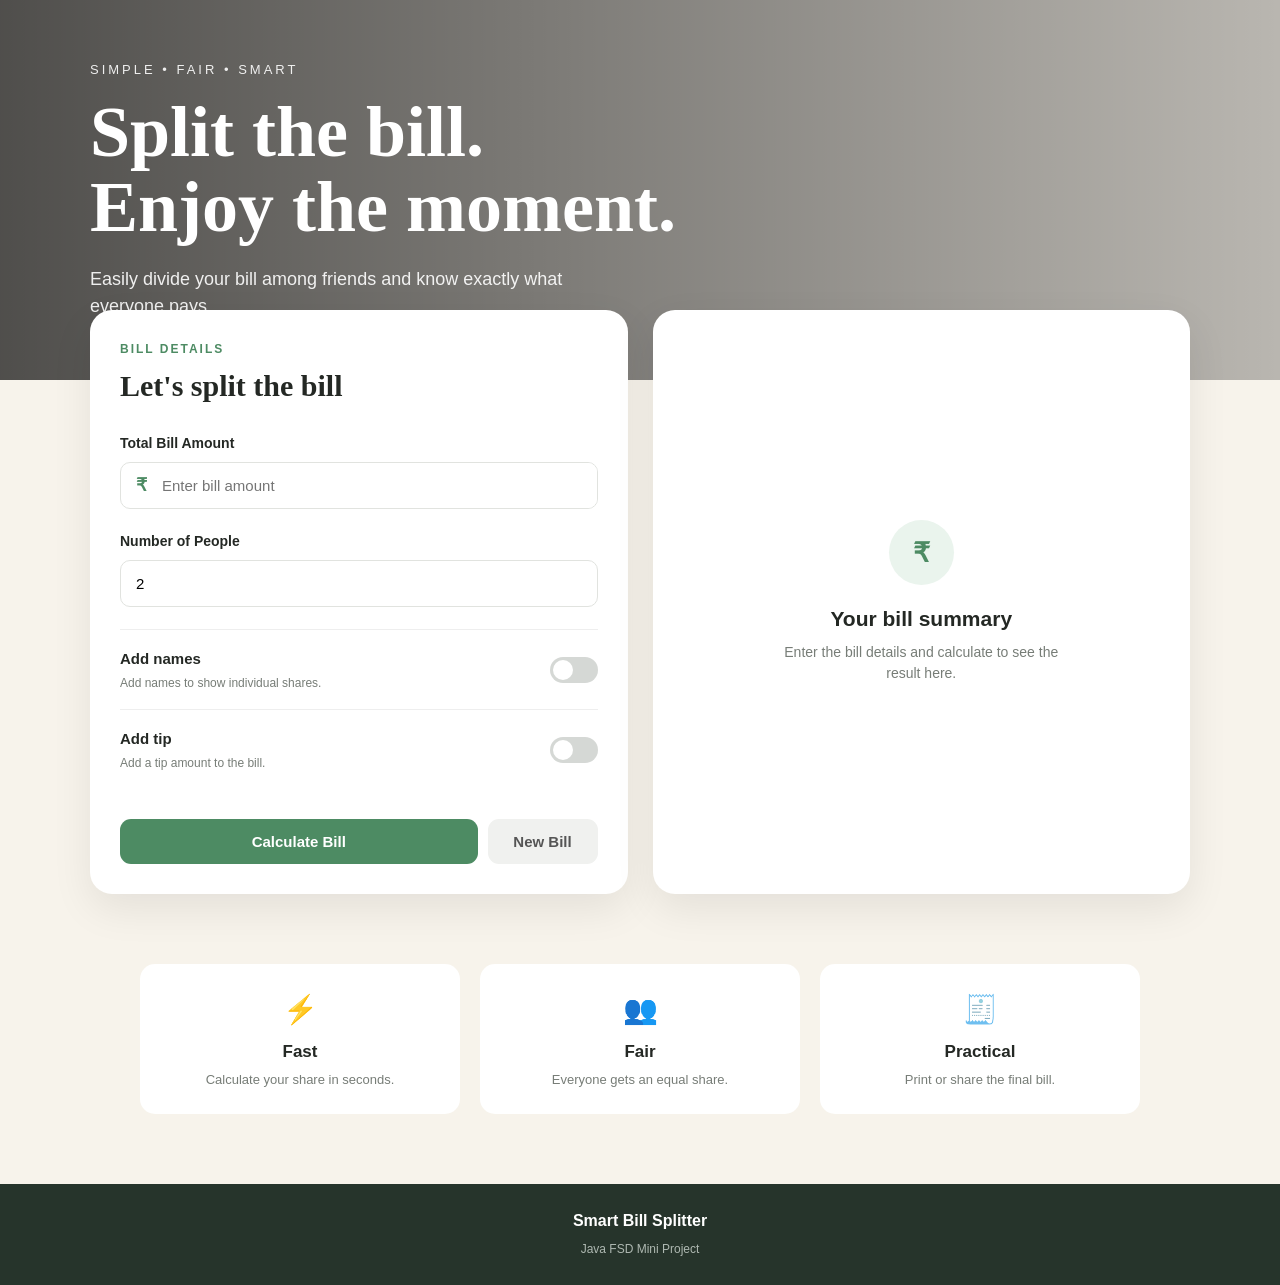
<file: version1_java/Frontend/index.html>
<!DOCTYPE html>
<html lang="en">

<head>

    <meta charset="UTF-8">

    <meta
        name="viewport"
        content="width=device-width, initial-scale=1.0"
    >

    <title>Smart Bill Splitter</title>

    <link
        rel="stylesheet"
        href="style.css"
    >

</head>


<body>

    <!-- ================= HERO ================= -->

    <section class="hero">

        <div class="hero-overlay">

            <div class="hero-content">

                <p class="hero-small">
                    SIMPLE • FAIR • SMART
                </p>

                <h1>
                    Split the bill.<br>
                    Enjoy the moment.
                </h1>

                <p>
                    Easily divide your bill among friends
                    and know exactly what everyone pays.
                </p>

            </div>

        </div>

    </section>


    <!-- ================= MAIN ================= -->

    <main class="container">


        <!-- ================= INPUT CARD ================= -->

        <section class="card input-card">

            <div class="card-heading">

                <div>

                    <p class="section-label">
                        BILL DETAILS
                    </p>

                    <h2>
                        Let's split the bill
                    </h2>

                </div>

            </div>


            <!-- BILL AMOUNT -->

            <div class="input-group">

                <label for="amount">
                    Total Bill Amount
                </label>

                <div class="amount-input-wrapper">

                    <span>₹</span>

                    <input
                        type="number"
                        id="amount"
                        placeholder="Enter bill amount"
                        min="0"
                        step="0.01"
                    >

                </div>

            </div>


            <!-- NUMBER OF PEOPLE -->

            <div class="input-group">

                <label for="people">
                    Number of People
                </label>

                <input
                    type="number"
                    id="people"
                    value="2"
                    min="2"
                    max="20"
                    placeholder="Enter number of people"
                >

            </div>


            <!-- NAMES -->

            <div class="option-row">

                <div>

                    <strong>
                        Add names
                    </strong>

                    <p>
                        Add names to show individual shares.
                    </p>

                </div>

                <label class="switch">

                    <input
                        type="checkbox"
                        id="namesCheck"
                    >

                    <span class="slider"></span>

                </label>

            </div>


            <div
                id="namesContainer"
                class="names-container hidden"
            ></div>


            <!-- TIP -->

            <div class="option-row">

                <div>

                    <strong>
                        Add tip
                    </strong>

                    <p>
                        Add a tip amount to the bill.
                    </p>

                </div>

                <label class="switch">

                    <input
                        type="checkbox"
                        id="tipCheck"
                    >

                    <span class="slider"></span>

                </label>

            </div>


            <div
                id="tipContainer"
                class="optional-input hidden"
            >

                <label for="tip">
                    Tip Amount
                </label>

                <div class="percentage-input">

                    <input
                        type="number"
                        id="tip"
                        min="0"
                        step="0.01"
                        placeholder="e.g. 100"
                    >

                </div>

            </div>


            <!-- ERROR -->

            <div
                id="generalError"
                class="error-message"
            ></div>


            <!-- BUTTONS -->

            <div class="main-buttons">

                <button
                    type="button"
                    id="calculateButton"
                    class="calculate-button"
                >
                    Calculate Bill
                </button>

                <button
                    type="button"
                    id="resetButton"
                    class="reset-button"
                >
                    New Bill
                </button>

            </div>

        </section>



        <!-- ================= RESULT CARD ================= -->

        <section class="card result-card">


            <!-- EMPTY RESULT -->

            <div
                id="emptyResult"
                class="empty-result"
            >

                <div class="empty-icon">
                    ₹
                </div>

                <h3>
                    Your bill summary
                </h3>

                <p>
                    Enter the bill details and calculate
                    to see the result here.
                </p>

            </div>


            <!-- RESULT -->

            <div
                id="billActions"
                class="hidden"
            >

                <div class="result-header">

                    <div>

                        <p class="section-label">
                            YOUR RESULT
                        </p>

                        <h2>
                            Bill Summary
                        </h2>

                    </div>

                </div>


                <!-- BILL DETAILS -->

                <div class="bill-details">

                    <h3 class="bill-details-title">
                        Bill Details
                    </h3>


                    <div class="result-row">

                        <span>
                            Subtotal
                        </span>

                        <strong id="subtotal">
                            ₹0.00
                        </strong>

                    </div>


                    <div
                        id="tipResultRow"
                        class="result-row hidden"
                    >

                        <span>
                            Tip
                        </span>

                        <strong id="tipAmount">
                            ₹0.00
                        </strong>

                    </div>


                    <div class="bill-divider"></div>


                    <div class="result-row bill-total">

                        <span>
                            Total Bill
                        </span>

                        <strong id="totalBill">
                            ₹0.00
                        </strong>

                    </div>

                </div>


                <!-- PER PERSON -->

                <div class="person-result">

                    <div>

                        <span>
                            Group Split
                        </span>

                        <strong id="peopleText">
                            0 people
                        </strong>

                    </div>


                    <div class="person-amount">

                        <small>
                            Each Person Pays
                        </small>

                        <strong id="perPerson">
                            ₹0.00
                        </strong>

                    </div>

                </div>


                <!-- INDIVIDUAL SHARES -->

                <div
                    id="individualResults"
                    class="individual-results hidden"
                >

                    <h3>
                        Individual Shares
                    </h3>

                    <div
                        id="individualList"
                    ></div>

                </div>


                <!-- ACTION BUTTONS -->

                <div class="bill-actions-buttons">

                    <button
                        type="button"
                        id="printButton"
                        class="print-button"
                    >
                        <span>🖨</span>
                        Print Bill
                    </button>


                    <button
                        type="button"
                        id="shareButton"
                        class="share-button"
                    >
                        <span>📤</span>
                        Share Bill
                    </button>

                </div>


                <div
                    id="shareMessage"
                    class="share-message"
                ></div>


                <p class="result-note">

                    The calculation is performed by the
                    Java backend.

                </p>

            </div>

        </section>

    </main>


    <!-- ================= FEATURES ================= -->

    <section class="features">

        <div class="feature">

            <div class="feature-icon">
                ⚡
            </div>

            <h3>
                Fast
            </h3>

            <p>
                Calculate your share in seconds.
            </p>

        </div>


        <div class="feature">

            <div class="feature-icon">
                👥
            </div>

            <h3>
                Fair
            </h3>

            <p>
                Everyone gets an equal share.
            </p>

        </div>


        <div class="feature">

            <div class="feature-icon">
                🧾
            </div>

            <h3>
                Practical
            </h3>

            <p>
                Print or share the final bill.
            </p>

        </div>

    </section>


    <!-- ================= FOOTER ================= -->

    <footer>

        <p>
            Smart Bill Splitter
        </p>

        <span>
            Java FSD Mini Project
        </span>

    </footer>


    <script src="script.js"></script>

</body>

</html>
</file>
<file: version1_java/Frontend/style.css>
* {
    margin: 0;
    padding: 0;
    box-sizing: border-box;
}


:root {

    --green: #4d8b63;
    --green-dark: #356a48;
    --green-light: #eaf4ed;

    --cream: #f7f3eb;

    --text: #242824;
    --muted: #777d77;

    --border: #e1e3df;

    --white: #ffffff;

    --blue: #3f72a8;
}


body {

    font-family:
        Arial,
        Helvetica,
        sans-serif;

    background:
        var(--cream);

    color:
        var(--text);

    line-height:
        1.5;
}


/* ================= HERO ================= */

.hero {

    height: 380px;

    background-image:
        url("https://images.unsplash.com/photo-1515003197210-e0cd71810b5f?auto=format&fit=crop&w=2000&q=90");

    background-size:
        cover;

    background-position:
        center;

    position:
        relative;
}


.hero-overlay {

    width:
        100%;

    height:
        100%;

    background:
        linear-gradient(
            90deg,
            rgba(0,0,0,0.68),
            rgba(0,0,0,0.25)
        );

    display:
        flex;

    align-items:
        center;
}


.hero-content {

    max-width:
        1100px;

    width:
        90%;

    margin:
        auto;

    color:
        white;
}


.hero-small {

    font-size:
        13px;

    letter-spacing:
        3px;

    margin-bottom:
        15px;

    opacity:
        0.9;
}


.hero h1 {

    font-family:
        Georgia,
        serif;

    font-size:
        clamp(42px, 6vw, 72px);

    line-height:
        1.05;

    margin-bottom:
        20px;
}


.hero-content > p:last-child {

    max-width:
        520px;

    font-size:
        18px;

    color:
        rgba(255,255,255,0.9);
}


/* ================= CONTAINER ================= */

.container {

    width:
        90%;

    max-width:
        1100px;

    margin:
        -70px auto 70px;

    position:
        relative;

    z-index:
        2;

    display:
        grid;

    grid-template-columns:
        1fr 1fr;

    gap:
        25px;
}


/* ================= CARD ================= */

.card {

    background:
        var(--white);

    border-radius:
        22px;

    padding:
        30px;

    box-shadow:
        0 15px 40px rgba(0,0,0,0.08);
}


.card-heading,
.result-header {

    margin-bottom:
        25px;
}


.section-label {

    color:
        var(--green);

    font-size:
        12px;

    font-weight:
        bold;

    letter-spacing:
        2px;

    margin-bottom:
        5px;
}


.card h2 {

    font-family:
        Georgia,
        serif;

    font-size:
        30px;
}


/* ================= INPUT ================= */

.input-group {

    margin-bottom:
        22px;
}


.input-group label,
.optional-input label {

    display:
        block;

    font-size:
        14px;

    font-weight:
        bold;

    margin-bottom:
        8px;
}


input[type="number"],
.name-input {

    width:
        100%;

    padding:
        14px 15px;

    border:
        1px solid var(--border);

    border-radius:
        10px;

    font-size:
        15px;

    outline:
        none;

    background:
        #fff;

    transition:
        0.2s;
}


input[type="number"]:focus,
.name-input:focus {

    border-color:
        var(--green);

    box-shadow:
        0 0 0 3px rgba(77,139,99,0.1);
}


.amount-input-wrapper {

    display:
        flex;

    align-items:
        center;

    border:
        1px solid var(--border);

    border-radius:
        10px;

    overflow:
        hidden;
}


.amount-input-wrapper span {

    padding-left:
        15px;

    font-size:
        18px;

    font-weight:
        bold;

    color:
        var(--green);
}


.amount-input-wrapper input {

    border:
        none;

    border-radius:
        0;

    flex:
        1;
}


.amount-input-wrapper input:focus {

    box-shadow:
        none;
}


/* ================= OPTIONS ================= */

.option-row {

    display:
        flex;

    justify-content:
        space-between;

    align-items:
        center;

    padding:
        17px 0;

    border-top:
        1px solid #eeeeee;
}


.option-row strong {

    font-size:
        15px;
}


.option-row p {

    color:
        var(--muted);

    font-size:
        12px;

    margin-top:
        3px;
}


/* ================= SWITCH ================= */

.switch {

    position:
        relative;

    width:
        48px;

    height:
        26px;

    flex-shrink:
        0;
}


.switch input {

    opacity:
        0;

    width:
        0;

    height:
        0;
}


.slider {

    position:
        absolute;

    inset:
        0;

    background:
        #d5d8d5;

    border-radius:
        30px;

    cursor:
        pointer;

    transition:
        0.2s;
}


.slider::before {

    content:
        "";

    position:
        absolute;

    width:
        20px;

    height:
        20px;

    left:
        3px;

    top:
        3px;

    background:
        white;

    border-radius:
        50%;

    transition:
        0.2s;
}


.switch input:checked + .slider {

    background:
        var(--green);
}


.switch input:checked + .slider::before {

    transform:
        translateX(22px);
}


/* ================= NAMES ================= */

.names-container {

    display:
        grid;

    gap:
        10px;

    padding:
        5px 0 15px;
}


/* ================= OPTIONAL INPUT ================= */

.optional-input {

    margin:
        -5px 0 15px;
}


.percentage-input {

    display:
        flex;

    align-items:
        center;

    border:
        1px solid var(--border);

    border-radius:
        10px;

    overflow:
        hidden;
}


.percentage-input input {

    border:
        none;

    border-radius:
        0;

    flex:
        1;
}


.percentage-input input:focus {

    box-shadow:
        none;
}


.percentage-input span {

    padding:
        0 15px;

    color:
        var(--muted);
}


/* ================= ERROR ================= */

.error-message {

    color:
        #c44a4a;

    font-size:
        13px;

    min-height:
        20px;

    margin-bottom:
        5px;
}


/* ================= BUTTONS ================= */

.main-buttons {

    display:
        grid;

    grid-template-columns:
        1fr 110px;

    gap:
        10px;

    margin-top:
        10px;
}


.main-buttons button {

    border:
        none;

    border-radius:
        11px;

    padding:
        14px;

    font-size:
        15px;

    font-weight:
        bold;

    cursor:
        pointer;

    transition:
        0.2s;
}


.calculate-button {

    background:
        var(--green);

    color:
        white;
}


.calculate-button:hover {

    background:
        var(--green-dark);

    transform:
        translateY(-1px);
}


.reset-button {

    background:
        #f0f1ef;

    color:
        #555;
}


.reset-button:hover {

    background:
        #e4e6e3;
}


/* ================= EMPTY RESULT ================= */

.result-card {

    min-height:
        500px;

    display:
        flex;

    flex-direction:
        column;

    justify-content:
        center;
}


.empty-result {

    text-align:
        center;

    color:
        var(--muted);
}


.empty-icon {

    width:
        65px;

    height:
        65px;

    border-radius:
        50%;

    background:
        var(--green-light);

    color:
        var(--green);

    display:
        flex;

    align-items:
        center;

    justify-content:
        center;

    font-size:
        27px;

    font-weight:
        bold;

    margin:
        0 auto 18px;
}


.empty-result h3 {

    color:
        var(--text);

    font-size:
        21px;

    margin-bottom:
        7px;
}


.empty-result p {

    max-width:
        300px;

    margin:
        auto;

    font-size:
        14px;
}


/* ================= BILL DETAILS ================= */

.bill-details {

    border:
        1px solid var(--border);

    border-radius:
        14px;

    padding:
        18px;

    margin-bottom:
        15px;
}


.bill-details-title {

    font-size:
        15px;

    margin-bottom:
        10px;
}


.result-row {

    display:
        flex;

    justify-content:
        space-between;

    padding:
        8px 0;

    font-size:
        14px;
}


.result-row span {

    color:
        var(--muted);
}


.result-row strong {

    color:
        var(--text);
}


.bill-divider {

    height:
        1px;

    background:
        var(--border);

    margin:
        7px 0;
}


.result-row.bill-total {

    font-size:
        17px;
}


.result-row.bill-total strong {

    color:
        var(--green-dark);
}


/* ================= PERSON RESULT ================= */

.person-result {

    background:
        #edf5f0;

    border-radius:
        16px;

    padding:
        20px;

    display:
        flex;

    justify-content:
        space-between;

    align-items:
        center;

    margin-bottom:
        18px;
}


.person-result > div:first-child span {

    display:
        block;

    color:
        var(--muted);

    font-size:
        12px;
}


.person-result > div:first-child strong {

    font-size:
        18px;
}


.person-amount {

    text-align:
        right;
}


.person-amount small {

    display:
        block;

    color:
        var(--muted);

    font-size:
        11px;
}


.person-amount strong {

    color:
        var(--blue);

    font-size:
        28px;
}


/* ================= INDIVIDUAL ================= */

.individual-results {

    margin-bottom:
        20px;
}


.individual-results h3 {

    font-size:
        15px;

    margin-bottom:
        10px;
}


.individual-row {

    display:
        flex;

    justify-content:
        space-between;

    padding:
        10px 12px;

    border-bottom:
        1px solid #eeeeee;

    font-size:
        14px;
}


.individual-row strong {

    color:
        var(--green-dark);
}


/* ================= ACTIONS ================= */

.bill-actions-buttons {

    display:
        grid;

    grid-template-columns:
        1fr 1fr;

    gap:
        10px;

    margin-top:
        10px;
}


.bill-actions-buttons button {

    border:
        none;

    border-radius:
        10px;

    padding:
        13px;

    font-size:
        14px;

    font-weight:
        bold;

    cursor:
        pointer;

    transition:
        0.2s;
}


.print-button {

    background:
        #f0f1ef;

    color:
        #444;
}


.print-button:hover {

    background:
        #e3e5e2;
}


.share-button {

    background:
        var(--green);

    color:
        white;
}


.share-button:hover {

    background:
        var(--green-dark);
}


.bill-actions-buttons span {

    margin-right:
        5px;
}


.share-message {

    min-height:
        20px;

    margin-top:
        10px;

    text-align:
        center;

    font-size:
        13px;

    color:
        var(--green-dark);
}


.result-note {

    color:
        var(--muted);

    font-size:
        11px;

    text-align:
        center;

    margin-top:
        15px;
}


/* ================= FEATURES ================= */

.features {

    max-width:
        1000px;

    width:
        90%;

    margin:
        0 auto 70px;

    display:
        grid;

    grid-template-columns:
        repeat(3, 1fr);

    gap:
        20px;
}


.feature {

    text-align:
        center;

    padding:
        25px;

    background:
        white;

    border-radius:
        15px;
}


.feature-icon {

    font-size:
        28px;

    margin-bottom:
        8px;
}


.feature h3 {

    font-size:
        17px;

    margin-bottom:
        5px;
}


.feature p {

    color:
        var(--muted);

    font-size:
        13px;
}


/* ================= FOOTER ================= */

footer {

    background:
        #26342b;

    color:
        white;

    padding:
        25px;

    text-align:
        center;
}


footer p {

    font-weight:
        bold;

    margin-bottom:
        3px;
}


footer span {

    color:
        #aeb8b1;

    font-size:
        12px;
}


/* ================= UTILITY ================= */

.hidden {

    display:
        none !important;
}


/* ================= MOBILE ================= */

@media (max-width: 800px) {

    .hero {

        height:
            340px;
    }


    .container {

        grid-template-columns:
            1fr;

        margin-top:
            -50px;
    }


    .features {

        grid-template-columns:
            1fr;
    }

}


@media (max-width: 500px) {

    .card {

        padding:
            22px;
    }


    .hero h1 {

        font-size:
            42px;
    }


    .main-buttons {

        grid-template-columns:
            1fr;
    }


    .bill-actions-buttons {

        grid-template-columns:
            1fr;
    }


    .person-result {

        flex-direction:
            column;

        gap:
            15px;

        align-items:
            flex-start;
    }


    .person-amount {

        text-align:
            left;
    }

}
</file>
